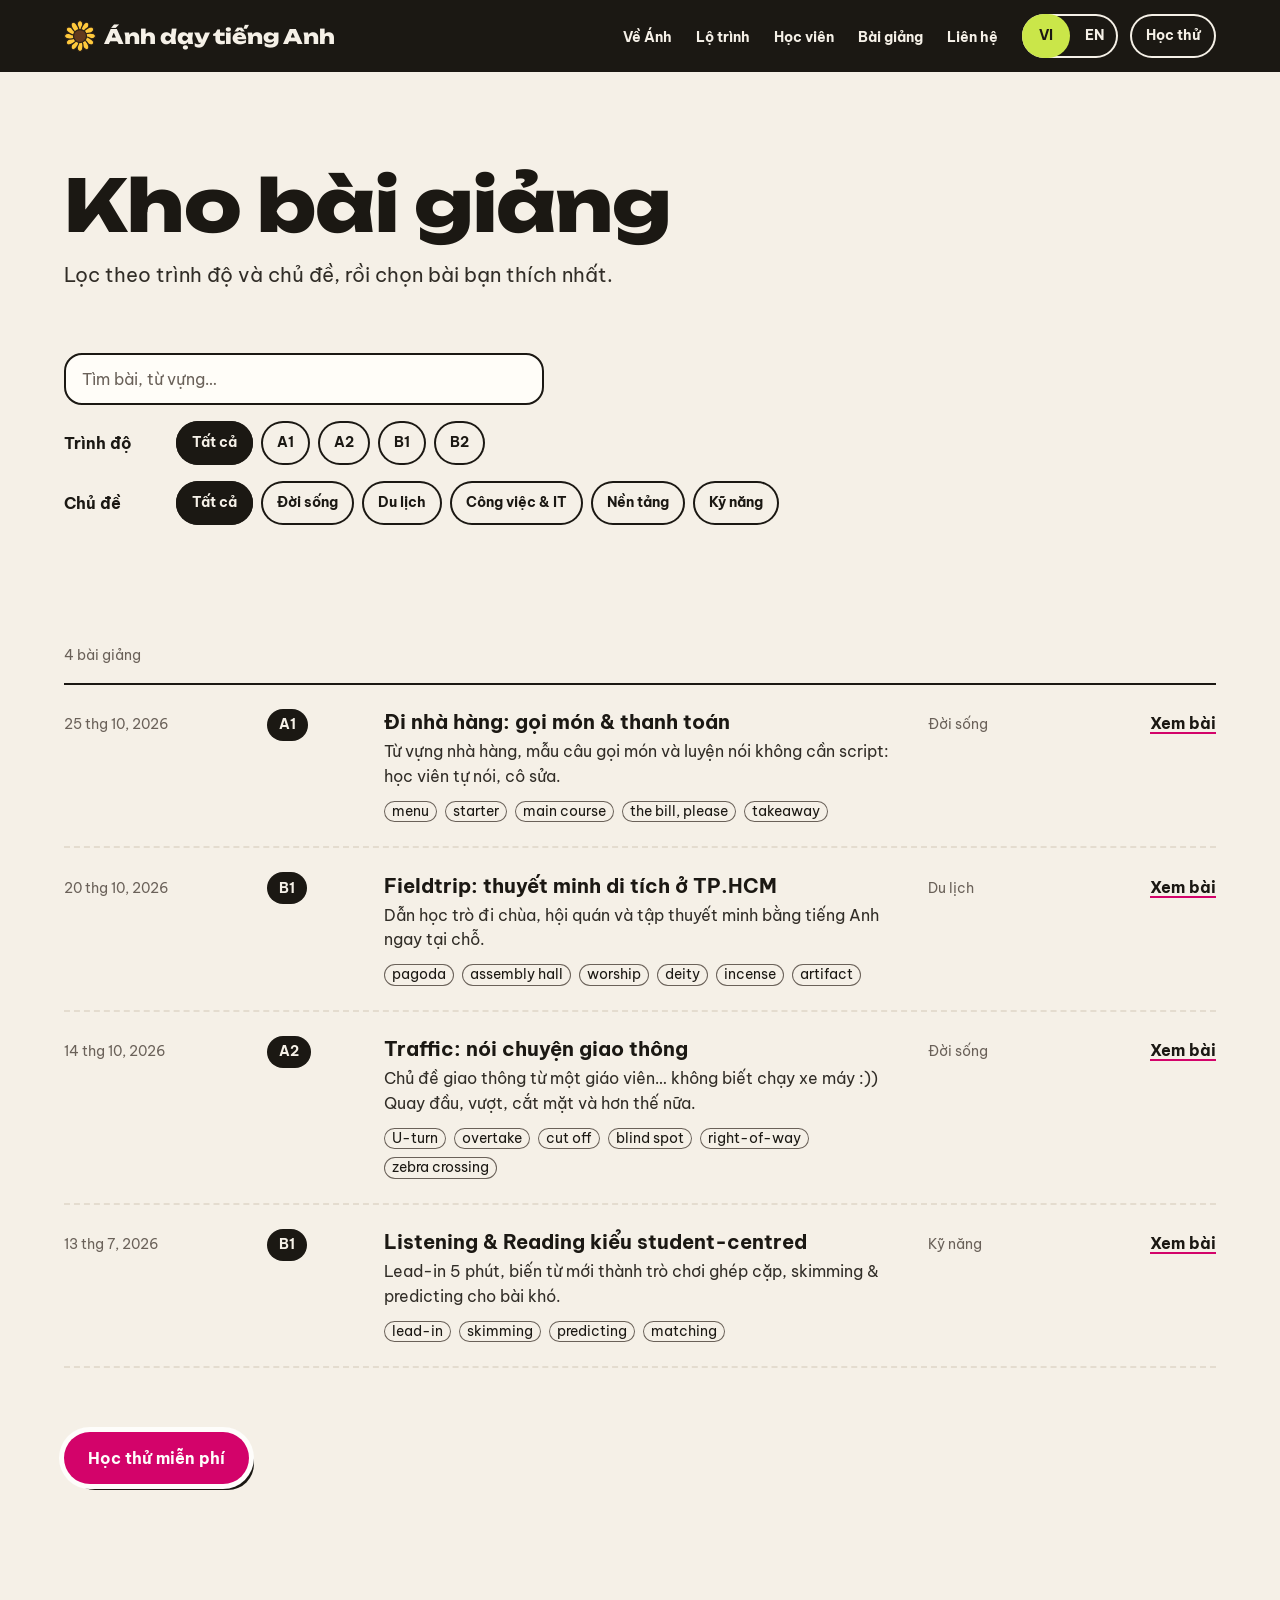
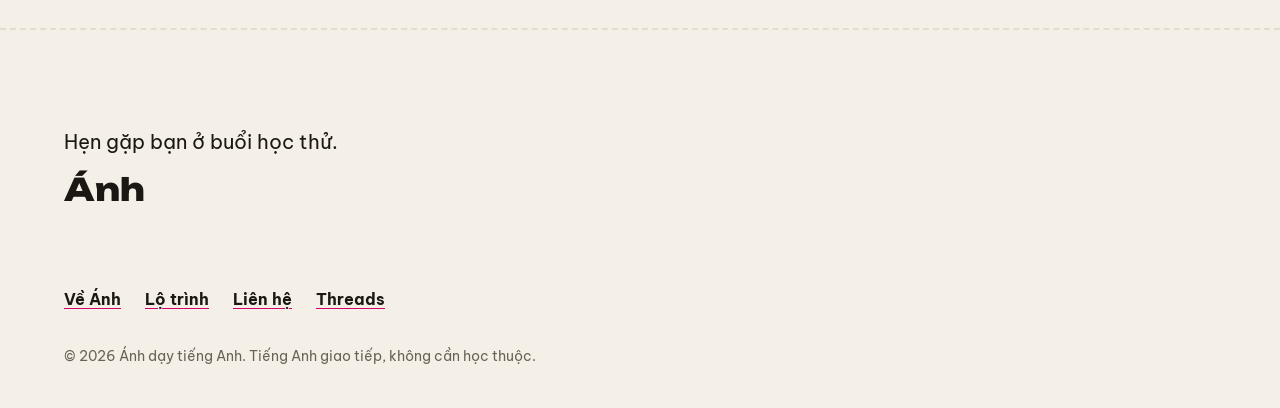
<file: lectures.html>
<!doctype html>
<html lang="vi">
<head>
  <meta charset="utf-8">
  <meta name="viewport" content="width=device-width, initial-scale=1">
  <title data-i18n="lp.metaTitle">Kho bài giảng: Ánh dạy tiếng Anh</title>
  <meta name="description" content="Kho bài giảng tiếng Anh giao tiếp của Ánh, từ A1 đến B2: giao thông, nhà hàng, du lịch, kỹ năng nghe và đọc.">
  <meta name="theme-color" content="#2B2722">
  <meta property="og:title" content="Kho bài giảng: Ánh dạy tiếng Anh">
  <meta property="og:description" content="Bài giảng tiếng Anh giao tiếp từ A1 đến B2: giao thông, nhà hàng, du lịch, kỹ năng nghe và đọc.">
  <meta property="og:type" content="website">
  <meta property="og:url" content="https://anhdaytienganh.github.io/lectures.html">
  <meta property="og:image" content="https://anhdaytienganh.github.io/assets/img/og.jpg">
  <meta property="og:image:width" content="1200">
  <meta property="og:image:height" content="630">
  <meta property="og:image:alt" content="Ánh dạy tiếng Anh: nói tiếng Anh không cần học thuộc. Buổi đầu miễn phí, chứng chỉ CELTA.">
  <meta property="og:site_name" content="Ánh dạy tiếng Anh">
  <meta property="og:locale" content="vi_VN">
  <meta property="og:locale:alternate" content="en_US">
  <meta name="twitter:card" content="summary_large_image">
  <link rel="icon" href="assets/img/favicon.svg" type="image/svg+xml">
  <link rel="preconnect" href="https://fonts.googleapis.com">
  <link rel="preconnect" href="https://fonts.gstatic.com" crossorigin>
  <link href="https://fonts.googleapis.com/css2?family=Unbounded:wght@800&family=Be+Vietnam+Pro:wght@400;700&family=JetBrains+Mono:wght@400&display=swap" rel="stylesheet">
  <link rel="stylesheet" href="assets/css/style.css">
</head>
<body>
<a class="skip" href="#main" data-i18n="nav.skip">Bỏ qua menu</a>

<header class="nav" id="nav">
  <div class="container nav-inner">
    <a href="index.html" class="wordmark" aria-label="Ánh dạy tiếng Anh"><img src="assets/img/favicon.svg" alt="" width="32" height="32"><span>Ánh dạy tiếng Anh</span></a>
    <ul class="nav-links" id="navLinks">
      <li><a href="index.html#about" data-i18n="nav.about">Về Ánh</a></li>
      <li><a href="index.html#process" data-i18n="nav.process">Lộ trình</a></li>
      <li><a href="index.html#reviews" data-i18n="nav.reviews">Học viên</a></li>
      <li><a href="lectures.html" aria-current="page" data-i18n="nav.lectures">Bài giảng</a></li>
      <li><a href="index.html#contact" data-i18n="nav.contact">Liên hệ</a></li>
    </ul>
    <div class="nav-actions">
      <div class="lang-toggle" role="group" aria-label="Language">
        <button type="button" data-lang="vi" aria-pressed="true">VI</button>
        <button type="button" data-lang="en" aria-pressed="false">EN</button>
      </div>
      <a class="nav-cta zalo-link" href="https://zalo.me/0375487597" target="_blank" rel="noopener" data-i18n="nav.cta">Học thử</a>
      <button type="button" class="menu-btn" id="menuBtn" aria-expanded="false" aria-controls="navLinks" data-i18n="nav.menu">Menu</button>
    </div>
  </div>
</header>

<main id="main">
  <section class="page-head">
    <div class="container">
      <h1 data-i18n="lp.title">Kho bài giảng</h1>
      <p class="lead" data-i18n="lp.lead">Lọc theo trình độ và chủ đề, rồi chọn bài bạn thích nhất.</p>
      <div class="filters">
        <input class="search" id="search" type="search" placeholder="Tìm bài, từ vựng…" data-i18n-placeholder="lp.search" aria-label="Tìm bài giảng">
        <div class="filter-row" id="levelFilters">
          <span class="label" data-i18n="lp.level">Trình độ</span>
        </div>
        <div class="filter-row" id="topicFilters">
          <span class="label" data-i18n="lp.topic">Chủ đề</span>
        </div>
      </div>
    </div>
  </section>

  <section class="archive">
    <div class="container">
      <p class="result-count" id="resultCount" aria-live="polite"></p>
      <ul class="lessons" id="allLectures"></ul>
      <p class="empty" id="empty" hidden data-i18n="lp.empty">Chưa có bài nào khớp. Thử bộ lọc khác nhé.</p>
      <p class="archive-close"><a class="btn btn--primary zalo-link" href="https://zalo.me/0375487597" target="_blank" rel="noopener" data-i18n="lp.cta">Học thử miễn phí</a></p>
    </div>
  </section>
</main>

<footer class="footer">
  <div class="container">
    <div class="letter">
      <p data-i18n="footer.letter">Hẹn gặp bạn ở buổi học thử.</p>
      <p class="sign">Ánh</p>
    </div>
    <ul class="footer-links">
      <li><a href="index.html#about" data-i18n="nav.about">Về Ánh</a></li>
      <li><a href="index.html#process" data-i18n="nav.process">Lộ trình</a></li>
      <li><a href="index.html#contact" data-i18n="nav.contact">Liên hệ</a></li>
      <li><a href="https://www.threads.com/@summer_english_2909" target="_blank" rel="noopener">Threads</a></li>
    </ul>
    <small>© <span id="year">2026</span> Ánh dạy tiếng Anh. <span data-i18n="footer.tag">Tiếng Anh giao tiếp, không cần học thuộc.</span></small>
  </div>
</footer>

<a class="float-zalo zalo-link" href="https://zalo.me/0375487597" target="_blank" rel="noopener" aria-label="Nhắn Zalo">Zalo</a>

<script src="assets/js/data.js"></script>
<script src="assets/js/main.js"></script>
</body>
</html>
</file>
<file: assets/css/style.css>
/* Hallmark · shape: Narrative Workflow (swapped from Split Studio: one photograph, no per-row proof) · genre: playful · theme: Sticker (deal 3/3, seed english-conversation-teacher-book-a092·0868a240·2026-10-24·r0) · redesign: full
 * hero: Stage (/), Banner (/lectures.html) (Stage swapped from Poster: the photo is 1260px wide and the wall behind is busy) · nav: slab, ink bar with four links, the language toggle and one action · footer: letter close · imagery: photographs, the user's 1 · signature: Ánh's photo as a die-cut sticker, tagged with the free first class and her CELTA · sticker: sheet, faces swapped to Unbounded over Be Vietnam Pro for Vietnamese
 * axes: light/display-heavy/chromatic-magenta · posture: full-palette · contrast: pass · fold: pass · draw: 81425f · job: book · v2.0.0 */
/* Hallmark · pre-emit critique: P4 H4 E4 S4 R4 V4 · weakest: S, a teacher page could be any tutor's; led with the real photo and set the A1 to B2 ladder and the 1 a.m. lesson as the page's own facts */
/* Hallmark · waive 42 · nav guard: slab bar named in the stamp · the five anchors and the language toggle are the site's real destinations, kept from the old page */
/* Hallmark · dropped the five sample reviews · 46a names invented testimonials · replaced by three real class stories from Ánh's Threads posts and a text slot for real reviews */
/* Hallmark · answered F4 · the lime pressed language button and the ink pressed filter chips mark state, not actions; the pink pill is the one primary */
/* Hallmark · dismissed 77 · lectures.html is the lesson archive, one filtered list on purpose, linked from the home page */
/* Hallmark · reworded "Giáo viên của bạn nói ít, nghe nhiều" to "Giáo viên nói ít, nghe nhiều" · 58 caps a section head at six words */
/* Hallmark · reworded "dân_IT" to "Bạn là dân IT" · 64 names mono on a heading; mono stays only on the code words */
/* Hallmark · reworded "Bạn sống/làm việc ở nước ngoài" to "Bạn sống ở nước ngoài" · 58 keeps item titles short; the line keeps the time zones */
/* Hallmark · waive 44c · lectures.html Banner head · the archive head carries the search and both filter rows, so it ends lower than a plain Banner */
/* Hallmark · reworded "Tất cả bài giảng" to "Kho bài giảng" · 30a named the emoji beside it; one plain name for the archive */
/* Hallmark · dropped "Review thật từ học trò" · 46a names the sample reviews; three real class stories and a review slot replace them */
/* Hallmark · dropped "Học thử vài bài gần đây" · the latest lessons now sit inside stage 3 of the process */
/* Hallmark · dropped "Daily stand-up bằng tiếng Anh", "IPA cho người mới: nguyên âm ngắn & dài", "Phỏng vấn xin việc: kể chuyện bằng STAR", "Ở sân bay: check-in & hỏi đường" · sample lessons, not yet taught; kept in data.js as templates */
/* Hallmark · dropped "100%" · the online format is stated in the hero line and the contact facts */
/* Hallmark · dropped anh.jpg · the hero uses anh-portrait.jpg, a taller crop of the same photo of Ánh */
/* Hallmark · dropped O5DLfQAAAAZJREFUAwA3oUYQuLBkxgAAAABJRU5ErkJggg== · the old Zalo QR image; the QR is redrawn in the Sticker ink */
/* Hallmark · hero-review: skipped at Step 6, the hero was reviewed inside the finish review */
/* Hallmark · finish-review: subagent · 8 findings · 7 resolved 1 left to the owner (heading copy) · gap: none */
/* Hallmark · dismissed 23 · the CELTA tag on the hero photo is one 44px pill, well under 1% of the screen, inside the full-palette posture */
/* Hallmark · dropped "Review từ học viên: đang được cập nhật" · a visible placeholder; the review slot stays in data.js and #reviewTrack */
/* Hallmark · dropped the marquee, the hero stickers, the levels row and the emoji icons · 66, 18 and 30a name them */
@import url("./tokens.css");
@import url("./base.css");

:root {
  --nav-h: 72px;
  --diecut: 6px;
  --color-on-ink: var(--color-paper);
  --color-on-ink-muted: oklch(78% 0.015 80);
  --color-focus-on-ink: var(--color-accent-2);
}

/* ---------- Chrome ---------- */
.skip { position: absolute; left: var(--space-md); top: calc(-1 * var(--space-3xl)); z-index: var(--z-toast); padding: var(--space-xs) var(--space-md); background: var(--color-paper-3); color: var(--color-ink); border-radius: var(--radius-pill); }
.skip:focus-visible { top: var(--space-md); }

.nav { position: sticky; top: 0; z-index: var(--z-sticky-nav); background: var(--color-ink); color: var(--color-on-ink); }
.nav :focus-visible { outline-color: var(--color-focus-on-ink); }
.nav-inner { display: flex; align-items: center; gap: var(--space-lg); min-height: var(--nav-h); }
.wordmark { display: inline-flex; align-items: center; gap: var(--space-xs); font-family: var(--font-display); font-weight: var(--display-weight); font-size: var(--text-lg); letter-spacing: var(--tracking-display); text-decoration: none; white-space: nowrap; margin-right: auto; }
.wordmark img { width: 32px; height: 32px; flex-shrink: 0; }
.nav-links { display: flex; gap: var(--space-lg); list-style: none; margin: 0; padding: 0; }
.nav-links a { font-weight: 700; font-size: var(--text-sm); text-decoration: none; padding-block: var(--space-xs); white-space: nowrap; }
.nav-links a:hover { text-decoration: underline; text-decoration-color: var(--color-accent-2); text-decoration-thickness: 2px; }
.nav-actions { display: flex; align-items: center; gap: var(--space-sm); }
.lang-toggle { display: inline-flex; border-radius: var(--radius-pill); box-shadow: inset 0 0 0 2px var(--color-on-ink); }
.lang-toggle button { min-height: 44px; min-width: 48px; padding: 0 var(--space-sm); border: 0; border-radius: var(--radius-pill); background: transparent; color: var(--color-on-ink); font-weight: 700; font-size: var(--text-sm); cursor: pointer; }
.lang-toggle button[aria-pressed="true"] { background: var(--color-accent-2); color: var(--color-ink); }
.lang-toggle button:hover:not([aria-pressed="true"]) { text-decoration: underline; }
.nav-cta { min-height: 44px; display: inline-flex; align-items: center; padding: 0 var(--space-md); border-radius: var(--radius-pill); box-shadow: inset 0 0 0 2px var(--color-on-ink); font-weight: 700; font-size: var(--text-sm); text-decoration: none; white-space: nowrap; transition: background-color var(--dur-short) var(--ease-out), color var(--dur-short) var(--ease-out); }
.nav-cta:hover { background: var(--color-on-ink); color: var(--color-ink); }
.menu-btn { display: none; min-height: 44px; padding: 0 var(--space-md); border: 0; border-radius: var(--radius-pill); box-shadow: inset 0 0 0 2px var(--color-on-ink); background: transparent; color: var(--color-on-ink); font-weight: 700; font-size: var(--text-sm); cursor: pointer; }

@media (max-width: 75rem) {
  .menu-btn { display: inline-flex; align-items: center; }
  .nav-cta { display: none; }
  .nav-links { position: absolute; top: var(--nav-h); left: var(--gutter); right: var(--gutter); flex-direction: column; gap: 0; padding: var(--space-xs); background: var(--color-paper-3); color: var(--color-ink); border: var(--diecut) solid var(--color-white); border-radius: var(--radius-card); box-shadow: var(--shadow-card); display: none; }
  .nav-links.open { display: flex; }
  .nav-links a { display: block; padding: var(--space-sm) var(--space-md); font-size: var(--text-md); }
  .nav-links :focus-visible { outline-color: var(--color-focus); }
}
@media (max-width: 60rem) { .wordmark { font-size: var(--text-md); } }
@media (max-width: 32rem) { .wordmark span { display: none; } }

/* ---------- Controls ---------- */
.btn { display: inline-flex; align-items: center; justify-content: center; gap: var(--space-xs); height: 52px; padding: 0 var(--space-lg); border: 0; border-radius: var(--radius-pill); background: transparent; color: var(--color-ink); box-shadow: inset 0 0 0 2px var(--color-ink); font-weight: 700; font-size: var(--text-md); line-height: 1; text-decoration: none; white-space: nowrap; cursor: pointer; transition: background-color var(--dur-micro) var(--ease-out), translate var(--dur-micro) var(--ease-out), box-shadow var(--dur-micro) var(--ease-out); }
.btn:hover { background: var(--color-paper-2); }
.btn:active { translate: 0 1px; }
.btn:disabled, .btn[aria-disabled="true"] { opacity: 0.55; cursor: not-allowed; translate: none; }
.btn--primary { background: var(--color-accent); color: var(--color-accent-ink); box-shadow: 0 0 0 5px var(--color-white), var(--shadow-card); }
.btn--primary:hover { background: var(--color-accent-deep); translate: 0 -2px; }
.btn--primary:active { translate: 4px 5px; box-shadow: 0 0 0 5px var(--color-white), var(--shadow-press); }
.btn--light { background: var(--color-white); color: var(--color-ink); box-shadow: var(--shadow-card); }
.btn--light:hover { background: var(--color-paper-2); }
.actions { display: flex; flex-wrap: wrap; gap: var(--space-lg); align-items: center; }

/* ---------- Shared surfaces ---------- */
.diecut { border: var(--diecut) solid var(--color-white); border-radius: var(--radius-card); box-shadow: var(--shadow-card); }
.tag { display: inline-flex; align-items: center; min-height: 32px; padding: 0 var(--space-sm); border-radius: var(--radius-pill); background: var(--color-accent-2); color: var(--color-ink); font-weight: 700; font-size: var(--text-sm); white-space: nowrap; }
.section { padding-block: var(--section-gap); }
.section--s { padding-block: var(--section-gap-s); }
.head { display: grid; gap: var(--space-md); margin-bottom: var(--space-2xl); }
.head .lead { color: var(--color-ink-2); }
code { font-family: var(--font-outlier); font-size: 0.9em; padding: 0 0.3em; border-radius: 4px; background: var(--color-paper-2); }

/* ---------- Hero ---------- */
.hero { min-height: calc(100dvh - var(--nav-h)); display: grid; align-items: center; padding-block: var(--space-2xl); }
.hero-grid { display: grid; grid-template-columns: minmax(0, 6fr) minmax(0, 5fr); gap: var(--space-3xl); align-items: center; }
.hero h1 { font-size: min(var(--text-display), 4.75rem); line-height: 1.04; max-width: 13ch; }
.hero .lead { margin-top: var(--space-lg); color: var(--color-ink-2); max-width: 36ch; }
.hero .actions { margin-top: var(--space-xl); }
.hero-photo { position: relative; justify-self: center; width: 100%; max-width: 500px; }
.hero-photo [data-slot] { aspect-ratio: 4 / 5; border-radius: 22px; rotate: 2deg; }
.hero-photo [data-slot] > img { outline: 1px solid color-mix(in oklab, var(--color-ink) 8%, transparent); outline-offset: -1px; object-position: 30% 50%; }
.hero-photo .tag { position: absolute; z-index: var(--z-raised); top: calc(-1 * var(--space-md)); left: calc(-1 * var(--space-lg)); rotate: -6deg; min-height: 44px; padding: 0 var(--space-md); font-size: var(--text-md); border: 4px solid var(--color-white); box-shadow: 3px 4px 0 var(--color-ink); }
.hero-photo .tag--seal { top: auto; left: auto; right: calc(-1 * var(--space-lg)); bottom: var(--space-xl); rotate: 4deg; background: var(--color-accent); color: var(--color-accent-ink); }
@media (max-width: 60rem) {
  .hero { min-height: 0; }
  .hero-grid { grid-template-columns: minmax(0, 1fr); gap: var(--space-xl); }
  .hero-photo { max-width: 340px; order: -1; }
  .hero-photo .tag { left: calc(-1 * var(--space-xs)); }
  .hero-photo .tag--seal { left: auto; right: var(--space-xs); }
}

/* ---------- About ---------- */
.about-grid { display: grid; grid-template-columns: minmax(0, 5fr) minmax(0, 7fr); gap: var(--space-3xl); align-items: start; }
.story { display: grid; gap: var(--space-md); font-size: var(--text-lead); line-height: 1.5; }
.story .sign { font-family: var(--font-display); font-weight: var(--display-weight); font-size: var(--text-xl); }
.creds { display: grid; grid-template-columns: repeat(2, minmax(0, 1fr)); gap: var(--space-xl) var(--gap-columns); margin: 0; }
.cred { display: grid; align-content: space-between; gap: var(--space-lg); min-height: 220px; padding: var(--space-xl); background: var(--color-white); }
.cred:nth-child(1) { background: var(--color-accent); color: var(--color-accent-ink); }
.cred:nth-child(2) { background: var(--color-accent-2); rotate: 1.5deg; }
.cred:nth-child(3) { background: var(--color-ink); color: var(--color-on-ink); rotate: 1deg; }
.cred:nth-child(4) { rotate: -1.5deg; }
.cred dt { font-family: var(--font-display); font-weight: var(--display-weight); font-size: var(--text-2xl); line-height: 1.05; letter-spacing: var(--tracking-display); }
.cred:nth-child(1) dt { font-size: clamp(4rem, 8vw, 6.5rem); line-height: 0.9; font-variant-numeric: tabular-nums; }
.cred dd { margin: 0; font-weight: 700; }
@media (max-width: 60rem) { .about-grid { grid-template-columns: minmax(0, 1fr); gap: var(--space-2xl); } }
@media (max-width: 34rem) { .creds { grid-template-columns: minmax(0, 1fr); } .cred { min-height: 0; } }

/* ---------- Who it's for ---------- */
.for-grid { display: grid; grid-template-columns: minmax(0, 4fr) minmax(0, 8fr); gap: var(--gap-columns); align-items: start; }
.for-grid .head { margin-bottom: 0; position: sticky; top: calc(var(--nav-h) + var(--space-xl)); }
.rows { list-style: none; margin: 0; padding: 0; }
.rows li { display: grid; grid-template-columns: minmax(0, 2fr) minmax(0, 3fr); gap: var(--gap-columns); padding-block: var(--space-xl); border-top: var(--rule-bar) dashed var(--color-rule); }
.rows li:last-child { border-bottom: var(--rule-bar) dashed var(--color-rule); }
.rows p { color: var(--color-ink-2); }
@media (max-width: 60rem) {
  .for-grid { grid-template-columns: minmax(0, 1fr); }
  .for-grid .head { position: static; margin-bottom: var(--space-xl); }
  .rows li { grid-template-columns: minmax(0, 1fr); gap: var(--space-xs); }
}

/* ---------- Process: three stages ---------- */
.process { background: var(--color-paper-2); }
.process code { background: var(--color-paper-3); }
.stages { list-style: none; margin: 0; padding: 0; counter-reset: stage; }
.stage { counter-increment: stage; display: grid; grid-template-columns: minmax(0, 5fr) minmax(0, 7fr); gap: var(--space-xl) var(--space-3xl); padding-block: var(--space-2xl); border-top: var(--rule-bar) dashed var(--color-rule); align-items: center; }
.stage:first-child { border-top: 0; padding-top: 0; }
.stage h3 { font-size: var(--text-section); line-height: 1.04; }
.stage h3::before { content: counter(stage) ". "; }
.stage-text { display: grid; gap: var(--space-md); justify-items: start; }
.stage-text ul { margin: 0; padding-left: 1.2em; display: grid; gap: var(--space-xs); color: var(--color-ink-2); }
.stage--wide { grid-template-columns: minmax(0, 1fr); }
.stage--wide .stage-text { grid-template-columns: minmax(0, 5fr) minmax(0, 7fr); column-gap: var(--space-3xl); align-items: start; }
.stage--wide .stage-text > :not(ul) { grid-column: 1; }
.stage--wide .stage-text ul { grid-column: 2; grid-row: 1 / span 2; align-self: center; }

.principles { list-style: none; margin: 0; padding: 0; display: grid; grid-template-columns: repeat(2, minmax(0, 1fr)); gap: var(--space-xl) var(--gap-columns); }
.principles li { display: grid; gap: var(--space-xs); padding: var(--space-lg); background: var(--color-white); }
.principles li:nth-child(odd) { rotate: -1.5deg; }
.principles li:nth-child(even) { rotate: 1.5deg; }
.principles h4 { margin: 0; font-size: var(--text-lg); line-height: 1.25; }
.principles p { color: var(--color-ink-2); font-size: var(--text-md); }

.ladder { display: grid; grid-template-columns: repeat(4, minmax(0, 1fr)); align-items: end; gap: var(--space-md); min-height: 260px; margin: 0; padding: 0; list-style: none; }
.ladder li { display: flex; align-items: flex-start; padding: var(--space-lg); font-family: var(--font-display); font-weight: var(--display-weight); font-size: var(--text-3xl); line-height: 1; background: var(--color-white); }
.ladder li:nth-child(1) { height: 110px; }
.ladder li:nth-child(2) { height: 150px; background: var(--color-accent-2); }
.ladder li:nth-child(3) { height: 195px; background: var(--color-accent); color: var(--color-accent-ink); }
.ladder li:nth-child(4) { height: 240px; background: var(--color-ink); color: var(--color-on-ink); }

.lessons { list-style: none; margin: 0; padding: 0; border-top: var(--rule-bar) solid var(--color-ink); }
.lesson { display: grid; grid-template-columns: minmax(0, 2fr) minmax(0, 1fr) minmax(0, 6fr) minmax(0, 2fr) minmax(0, 1fr); gap: var(--gap-columns); align-items: baseline; padding-block: var(--space-lg); border-bottom: var(--rule-bar) dashed var(--color-rule); }
.lesson time, .lesson .topic { font-size: var(--text-sm); color: var(--color-muted); font-variant-numeric: tabular-nums; }
.lesson .level { justify-self: start; display: inline-flex; align-items: center; min-height: 32px; padding: 0 var(--space-sm); border-radius: var(--radius-pill); background: var(--color-ink); color: var(--color-on-ink); font-weight: 700; font-size: var(--text-sm); }
.lesson h4 { margin: 0 0 var(--space-2xs); font-size: var(--text-lg); line-height: 1.3; }
.lesson p { color: var(--color-ink-2); }
.lesson .go { justify-self: end; font-weight: 700; white-space: nowrap; text-decoration-color: var(--color-accent); text-decoration-thickness: 2px; }
.lesson .go:hover { color: var(--color-accent-deep); }
.vocab { display: flex; flex-wrap: wrap; gap: var(--space-xs); margin: var(--space-sm) 0 0; padding: 0; list-style: none; }
.vocab li { font-size: var(--text-sm); padding: 0 var(--space-xs); border-radius: var(--radius-pill); box-shadow: inset 0 0 0 1px var(--color-muted); }
.lessons-foot { margin-top: var(--space-xl); }
.process-close { display: flex; flex-wrap: wrap; justify-content: space-between; align-items: center; gap: var(--space-lg); margin-top: var(--space-2xl); padding-top: var(--space-2xl); border-top: var(--rule-bar) dashed var(--color-rule); }
.process-close p { font-family: var(--font-display); font-weight: var(--display-weight); font-size: var(--text-xl); }

@media (max-width: 60rem) {
  .stage, .stage--wide .stage-text { grid-template-columns: minmax(0, 1fr); }
  .stage--wide .stage-text ul { grid-column: 1; grid-row: auto; }
  .ladder { min-height: 200px; }
  .ladder li { font-size: var(--text-lg); padding: var(--space-sm); }
  .ladder li:nth-child(1) { height: 80px; } .ladder li:nth-child(2) { height: 120px; } .ladder li:nth-child(3) { height: 160px; } .ladder li:nth-child(4) { height: 200px; }
  .lesson { grid-template-columns: auto minmax(0, 1fr); gap: var(--space-xs) var(--space-md); }
  .lesson h4, .lesson p, .lesson .vocab, .lesson > div { grid-column: 1 / -1; }
  .lesson .topic { justify-self: start; }
  .lesson .go { justify-self: start; }
}
@media (max-width: 34rem) { .principles { grid-template-columns: minmax(0, 1fr); } }

/* ---------- Stories (ink band) ---------- */
.stories { background: var(--color-ink); color: var(--color-on-ink); }
.stories :focus-visible { outline-color: var(--color-focus-on-ink); }
.statement { position: relative; max-width: 10.5ch; font-size: clamp(2.75rem, 6vw, 5rem); line-height: 1.04; }
.statement-wrap { position: relative; display: inline-block; margin-bottom: var(--space-2xl); }
.statement-wrap .tag { position: absolute; right: calc(-1 * var(--space-xl)); top: calc(-1 * var(--space-md)); rotate: 4deg; min-height: 40px; border: 4px solid var(--color-white); }
.story-rows { list-style: none; margin: 0; padding: 0; display: grid; grid-template-columns: repeat(3, minmax(0, 1fr)); gap: var(--gap-columns); }
.story-rows li { display: grid; align-content: start; gap: var(--space-xs); padding-top: var(--space-lg); border-top: var(--rule-bar) dashed var(--color-ink-2); }
.story-rows strong { font-size: var(--text-lg); line-height: 1.35; }
.story-rows span { color: var(--color-on-ink-muted); }
.stories-foot { display: flex; flex-wrap: wrap; justify-content: space-between; gap: var(--space-md); margin-top: var(--space-2xl); color: var(--color-on-ink-muted); }
.stories-foot a { color: var(--color-on-ink); font-weight: 700; text-decoration-color: var(--color-accent-2); text-decoration-thickness: 2px; }
.review-track { display: grid; grid-template-columns: repeat(auto-fill, minmax(min(100%, 320px), 1fr)); gap: var(--gap-columns); margin-top: var(--space-2xl); }
.review-track:empty { display: none; }
.review { display: grid; gap: var(--space-md); padding: var(--space-xl); background: var(--color-paper-3); color: var(--color-ink); }
.review p { font-size: var(--text-lg); }
.review footer { font-size: var(--text-sm); color: var(--color-muted); }
.review footer strong { display: block; color: var(--color-ink); font-size: var(--text-md); }
@media (max-width: 60rem) { .story-rows { grid-template-columns: minmax(0, 1fr); } .statement-wrap { padding-top: var(--space-xl); } .statement-wrap .tag { right: 0; top: 0; } }

/* ---------- Contact (the close) ---------- */
.contact-grid { display: grid; grid-template-columns: minmax(0, 6fr) minmax(0, 6fr); gap: var(--space-3xl); align-items: center; }
.contact-facts { display: grid; gap: var(--space-md); margin: var(--space-xl) 0 0; }
.contact-facts div { display: grid; grid-template-columns: minmax(0, 1fr) minmax(0, 2fr); gap: var(--gap-columns); padding-top: var(--space-md); border-top: var(--rule-bar) dashed var(--color-rule); }
.contact-facts dt { font-weight: 700; }
.contact-facts dd { margin: 0; color: var(--color-ink-2); }
.contact-cards { display: grid; grid-template-columns: minmax(0, 3fr) minmax(0, 2fr); gap: var(--gap-columns); align-items: center; }
.zalo-card { display: grid; gap: var(--space-lg); padding: var(--space-xl); background: var(--color-accent); color: var(--color-accent-ink); }
.zalo-card .phone { font-family: var(--font-display); font-weight: var(--display-weight); font-size: var(--text-2xl); line-height: 1.1; white-space: nowrap; font-variant-numeric: tabular-nums; }
.zalo-card .btn--light { justify-self: start; }
.zalo-card :focus-visible { outline-color: var(--color-ink); }
.qr-card { display: grid; justify-items: center; gap: var(--space-sm); padding: var(--space-lg); background: var(--color-white); rotate: 3deg; text-align: center; font-weight: 700; font-size: var(--text-sm); }
.qr-box { width: 160px; height: 160px; }
.qr-box img, .qr-box canvas { width: 160px; height: 160px; }
@media (max-width: 60rem) { .contact-grid { grid-template-columns: minmax(0, 1fr); gap: var(--space-2xl); } }
@media (max-width: 34rem) { .contact-cards { grid-template-columns: minmax(0, 1fr); justify-items: start; } .zalo-card { width: 100%; } }

/* ---------- Footer: a letter close ---------- */
.footer { padding-block: var(--space-3xl) var(--space-xl); border-top: var(--rule-bar) dashed var(--color-rule); }
.letter { display: grid; gap: var(--space-xs); margin-bottom: var(--space-2xl); }
.letter p:first-child { font-size: var(--text-lead); }
.letter .sign { font-family: var(--font-display); font-weight: var(--display-weight); font-size: var(--text-2xl); }
.footer-links { display: flex; flex-wrap: wrap; gap: var(--space-xs) var(--space-lg); list-style: none; margin: 0 0 var(--space-lg); padding: 0; }
.footer-links a { display: inline-block; padding-block: var(--space-xs); font-weight: 700; text-decoration-color: var(--color-accent); }
.footer small { color: var(--color-muted); font-size: var(--text-sm); }

/* ---------- Floating Zalo ---------- */
.float-zalo { position: fixed; right: var(--space-lg); bottom: var(--space-lg); z-index: var(--z-sticky); min-height: 52px; padding: 0 var(--space-lg); display: inline-flex; align-items: center; border-radius: var(--radius-pill); background: var(--color-accent); color: var(--color-accent-ink); box-shadow: 0 0 0 4px var(--color-white), var(--shadow-card); font-weight: 700; text-decoration: none; transition: background-color var(--dur-micro) var(--ease-out), translate var(--dur-short) var(--ease-out), opacity var(--dur-short) var(--ease-out); }
.float-zalo:hover { background: var(--color-accent-deep); translate: 0 -2px; }
.float-zalo:active { translate: 3px 4px; }
.float-zalo.is-tucked { opacity: 0; translate: 0 var(--space-md); pointer-events: none; }
@media (min-width: 75.01rem) { .float-zalo { display: none; } }
@media (max-width: 40rem) { .float-zalo { right: var(--space-md); bottom: var(--space-md); } }

/* ---------- Lessons page ---------- */
.page-head { padding-block: var(--space-3xl) var(--section-gap-s); }
.page-head h1 { font-size: min(var(--text-display), 4.5rem); }
.page-head .lead { margin-top: var(--space-md); color: var(--color-ink-2); }
.filters { display: grid; gap: var(--space-md); margin-top: var(--space-2xl); }
.filter-row { display: flex; flex-wrap: wrap; align-items: center; gap: var(--space-xs); }
.filter-row .label { font-weight: 700; min-width: 6.5rem; }
.filter-btn { min-height: 44px; padding: 0 var(--space-md); border: 0; border-radius: var(--radius-pill); background: transparent; color: var(--color-ink); box-shadow: inset 0 0 0 2px var(--color-ink); font-weight: 700; font-size: var(--text-sm); cursor: pointer; white-space: nowrap; transition: background-color var(--dur-micro) var(--ease-out); }
.filter-btn:hover { background: var(--color-paper-2); }
.filter-btn[aria-pressed="true"] { background: var(--color-ink); color: var(--color-on-ink); }
.search { width: min(480px, 100%); min-height: 52px; padding: 0 var(--space-md); border: 2px solid var(--color-ink); border-radius: var(--radius-card); background: var(--color-paper-3); color: var(--color-ink); font-size: var(--text-md); }
.search:focus-visible { outline: 2px solid var(--color-focus); outline-offset: 2px; }
.search::placeholder { color: var(--color-muted); }
.result-count { color: var(--color-muted); font-size: var(--text-sm); margin-bottom: var(--space-md); font-variant-numeric: tabular-nums; }
.empty { padding-block: var(--space-2xl); color: var(--color-ink-2); }
.archive { padding-bottom: var(--section-gap); }
.archive-close { margin-top: var(--space-2xl); }

.hero-photo figure { margin: 0; }
.contact-head { margin-bottom: 0; }
</file>
